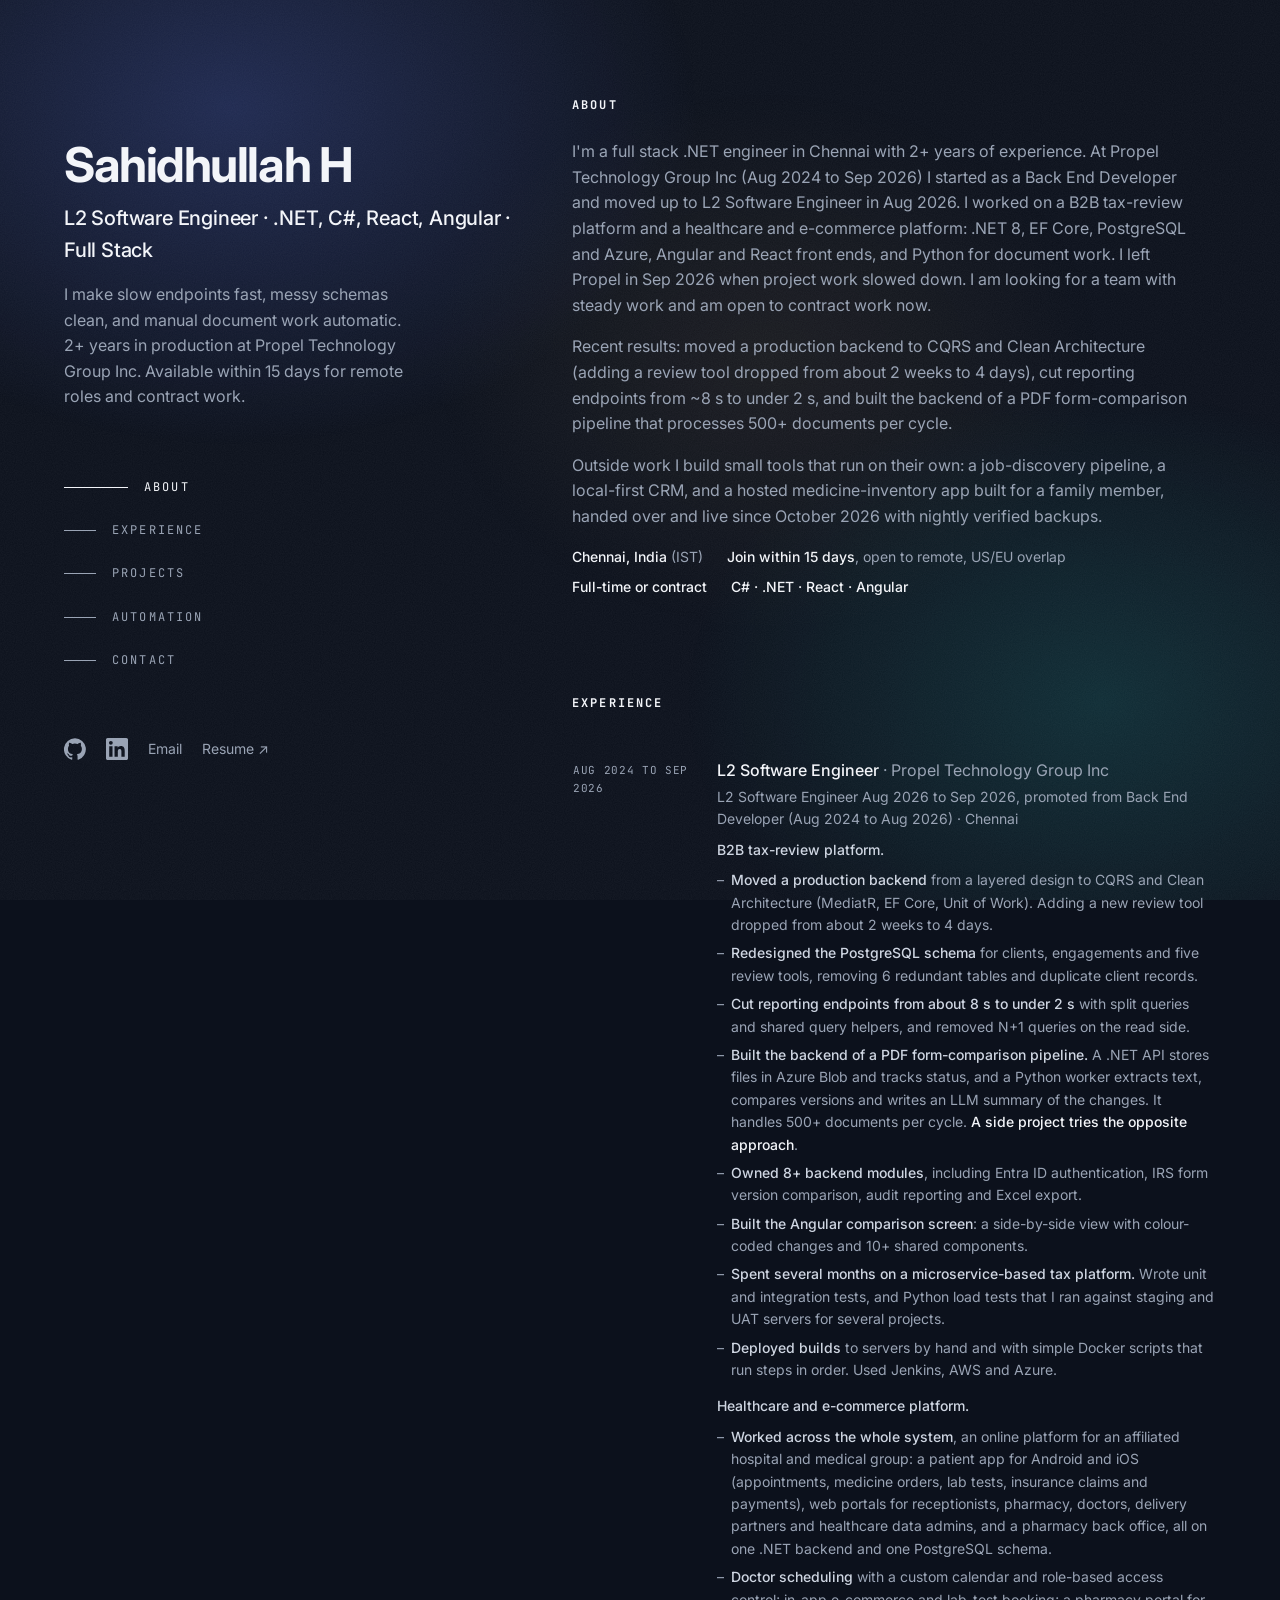
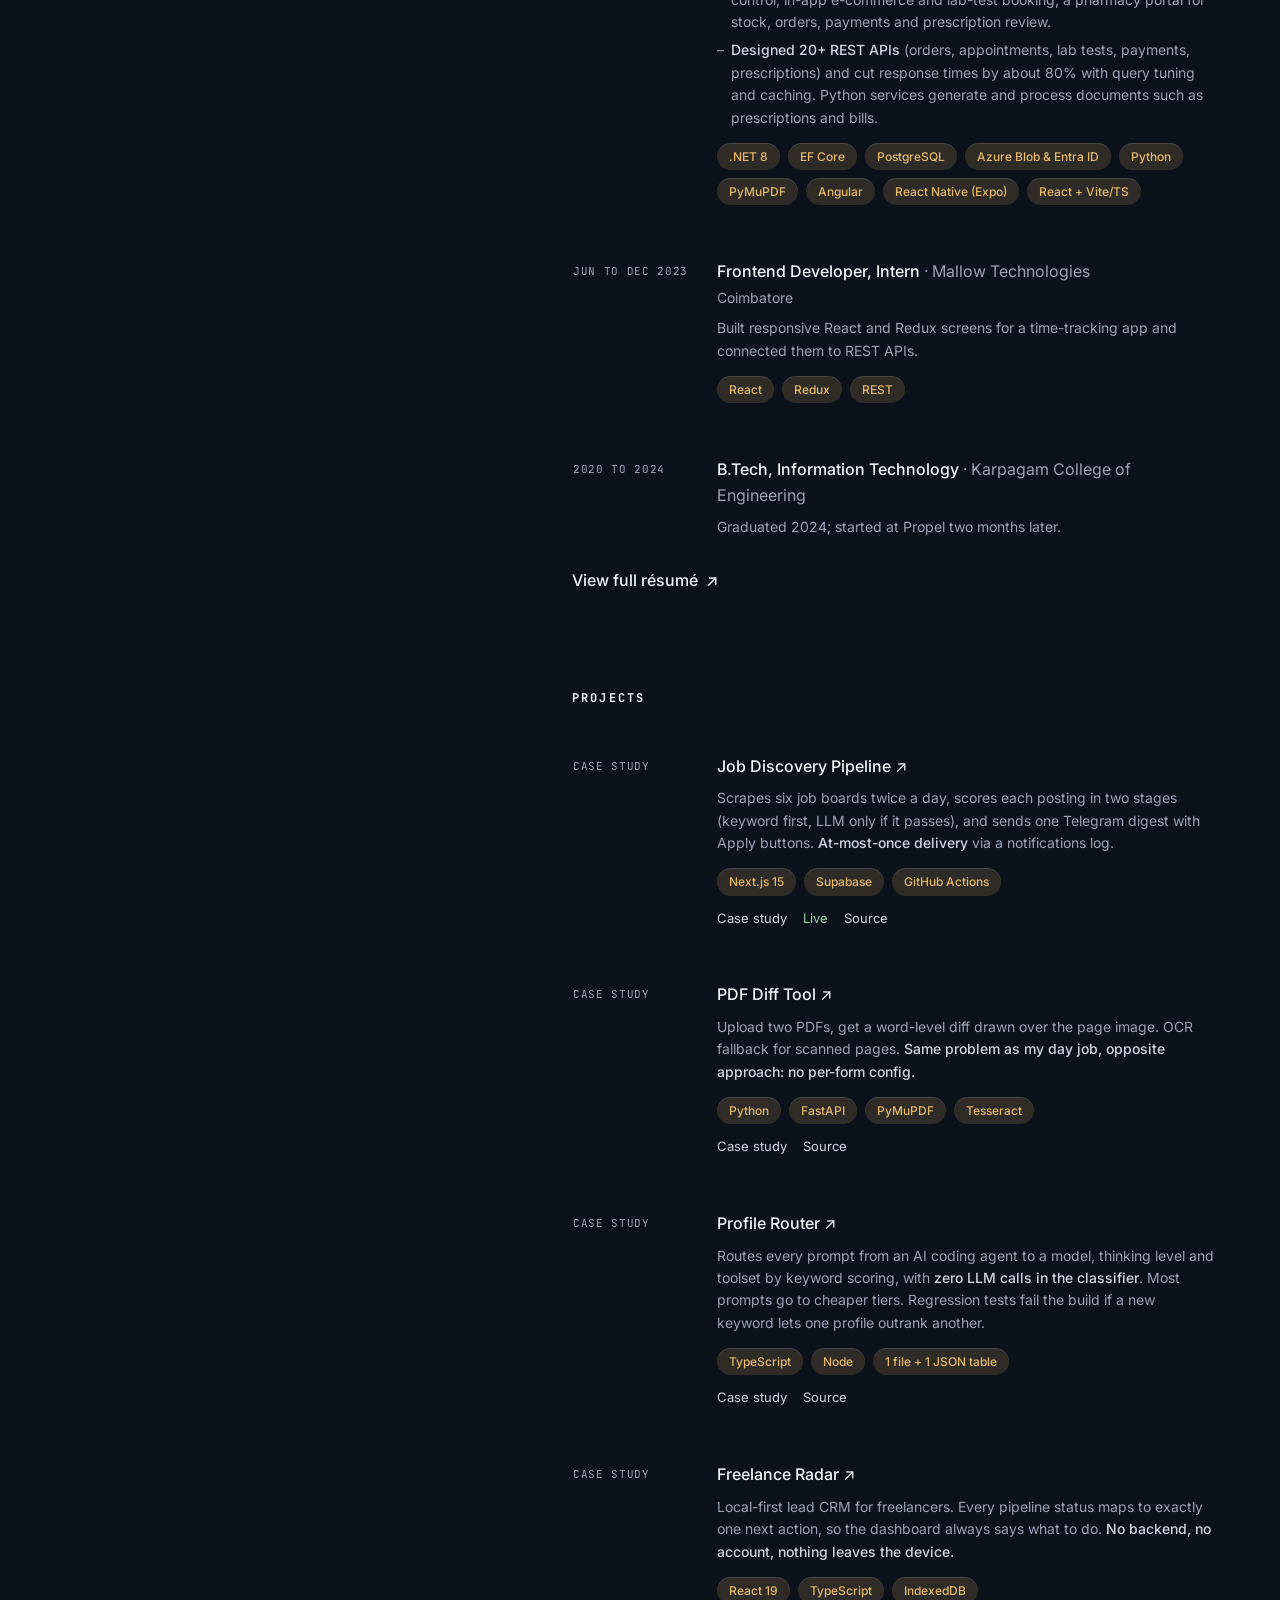
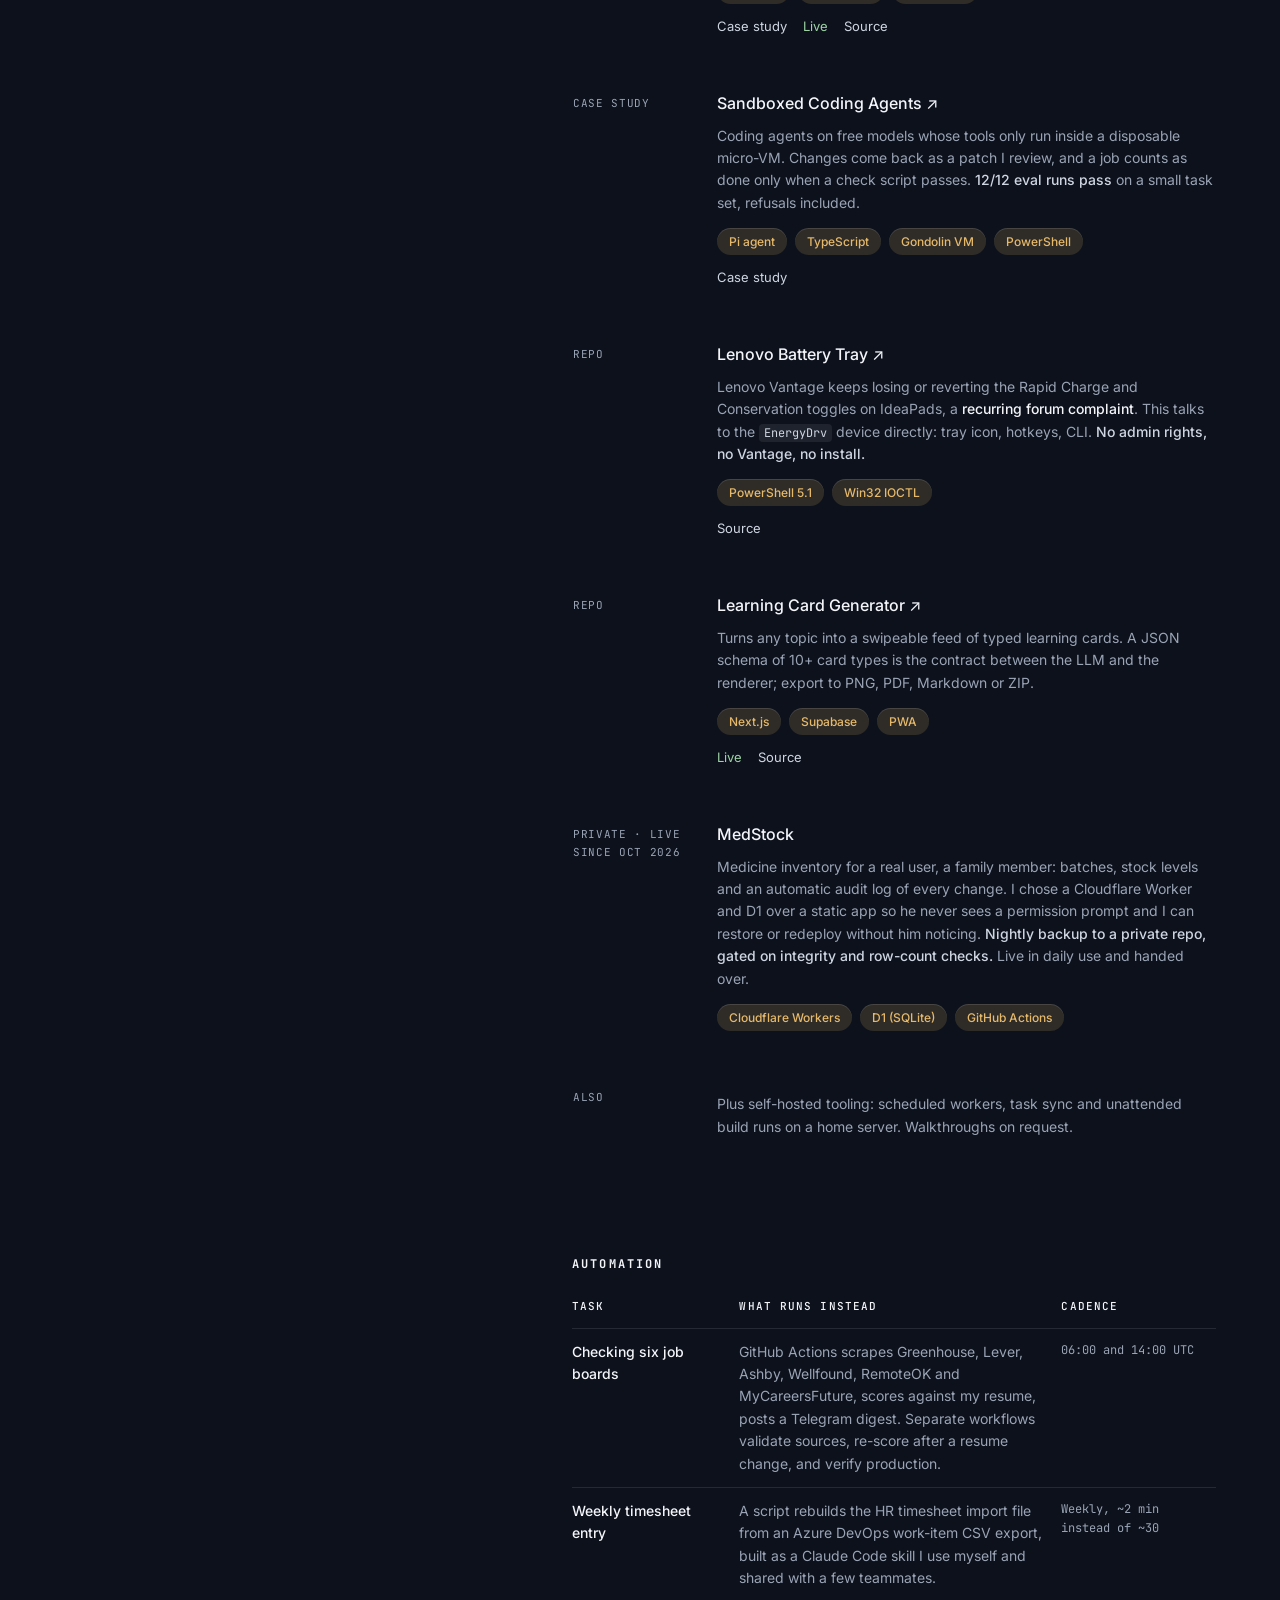
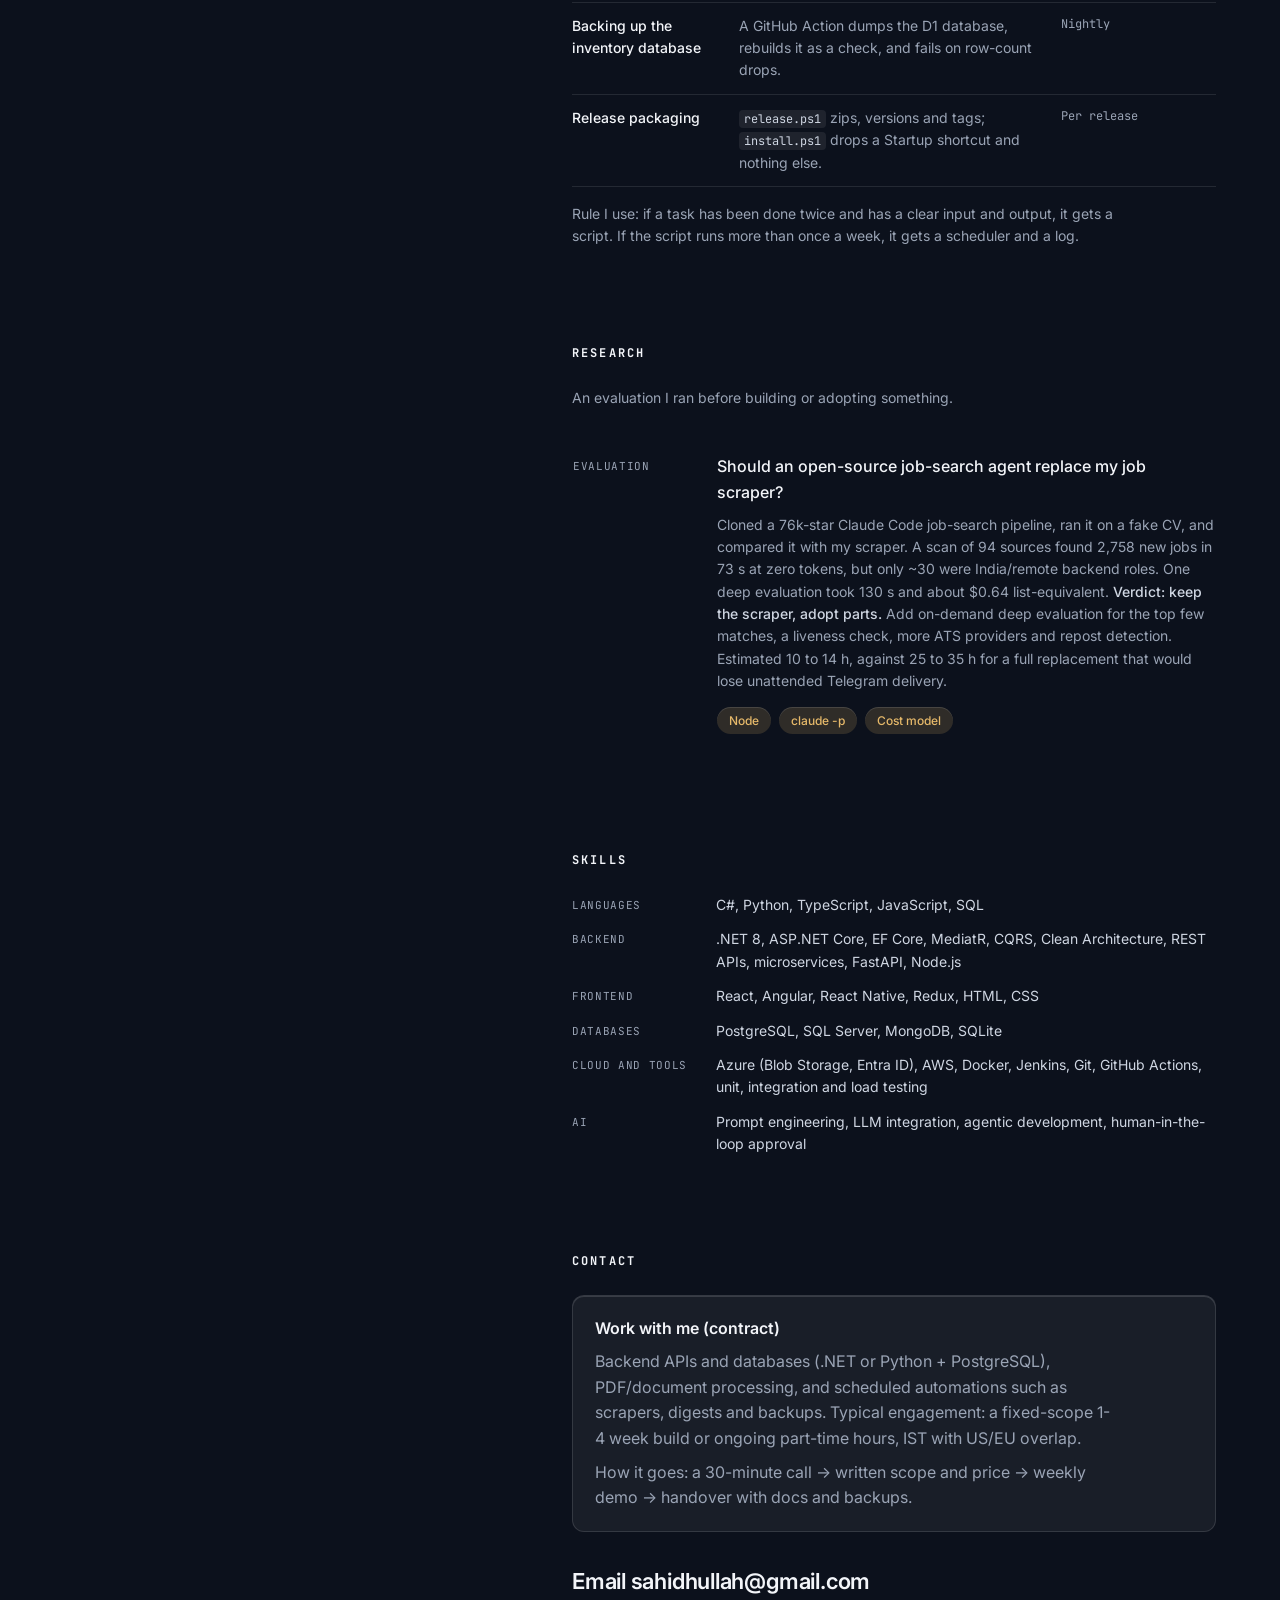
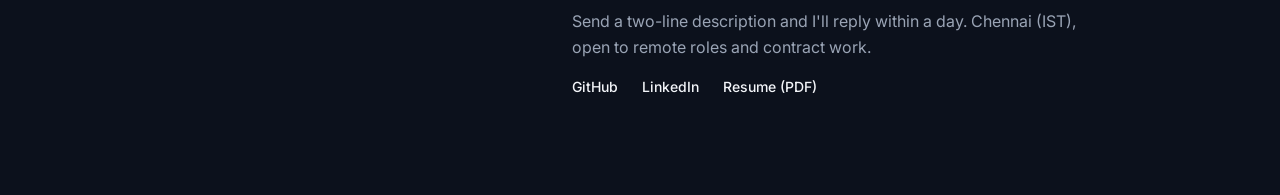
<file: index.html>
<!DOCTYPE html>
<html lang="en">
<head>
<meta charset="UTF-8">
<meta name="viewport" content="width=device-width, initial-scale=1.0">
<title>Sahidhullah H | L2 Software Engineer, Full Stack .NET</title>
<meta name="description" content="Full stack .NET engineer in Chennai (IST), open to remote. 2+ years on a B2B tax-review platform and a healthcare and e-commerce platform: C#, .NET 8, PostgreSQL, Azure, React and Angular. Case studies and contract work.">
<link rel="canonical" href="https://sahidhh.github.io/portfolio/">
<meta property="og:type" content="website">
<meta property="og:title" content="Sahidhullah H | L2 Software Engineer, Full Stack .NET">
<meta property="og:description" content="Full stack .NET engineer in Chennai (IST), open to remote. 2+ years on a B2B tax-review platform and a healthcare and e-commerce platform: C#, .NET 8, PostgreSQL, Azure, React and Angular. Case studies and contract work.">
<meta property="og:url" content="https://sahidhh.github.io/portfolio/">
<meta name="twitter:card" content="summary">
<meta name="theme-color" content="#0c111c">
<link rel="icon" href="data:image/svg+xml,<svg xmlns=%22http://www.w3.org/2000/svg%22 viewBox=%220 0 100 100%22><rect width=%22100%22 height=%22100%22 rx=%2222%22 fill=%22%230c111c%22/><text x=%2250%22 y=%2270%22 font-size=%2258%22 text-anchor=%22middle%22 fill=%22%23e6b96a%22 font-family=%22Inter,Segoe UI,sans-serif%22 font-weight=%22700%22>S</text></svg>">
<link rel="preconnect" href="https://fonts.googleapis.com">
<link rel="preconnect" href="https://fonts.gstatic.com" crossorigin>
<link href="https://fonts.googleapis.com/css2?family=Inter:wght@400;500;600;700&family=JetBrains+Mono:wght@400;500&display=swap" rel="stylesheet">
<link rel="stylesheet" href="styles.css">
<script type="application/ld+json">
{"@context":"https://schema.org","@type":"Person","name":"Sahidhullah H","jobTitle":"L2 Software Engineer","address":{"@type":"PostalAddress","addressLocality":"Chennai","addressCountry":"IN"},"email":"mailto:sahidhullah@gmail.com","url":"https://sahidhh.github.io/portfolio/","sameAs":["https://github.com/sahidhh","https://www.linkedin.com/in/sahidh-h/"],"knowsAbout":["C#",".NET","ASP.NET Core","PostgreSQL","Python","TypeScript","React","Angular","Azure","CQRS"]}
</script>
</head>
<body>
<div class="grain" aria-hidden="true"></div>
<a class="skip" href="#main">Skip to content</a>
<div class="shell">
  <header class="side">
    <h1><a href="index.html">Sahidhullah H</a></h1>
    <p class="role">L2 Software Engineer · .NET, C#, React, Angular · Full Stack</p>
    <p class="tag">I make slow endpoints fast, messy schemas clean, and manual document work automatic. 2+ years in production at Propel Technology Group Inc. Available within 15 days for remote roles and contract work.</p>
    <nav aria-label="Sections">
      <a href="#about" data-s="about">About</a>
      <a href="#experience" data-s="experience">Experience</a>
      <a href="#projects" data-s="projects">Projects</a>
      <a href="#automation" data-s="automation">Automation</a>
      <a href="#contact" data-s="contact">Contact</a>
    </nav>
    <div class="social">
      <a href="https://github.com/sahidhh" target="_blank" rel="noopener" aria-label="GitHub"><svg viewBox="0 0 24 24" aria-hidden="true"><path d="M12 .3a12 12 0 0 0-3.8 23.4c.6.1.8-.3.8-.6v-2c-3.3.7-4-1.6-4-1.6-.6-1.4-1.4-1.8-1.4-1.8-1.1-.7.1-.7.1-.7 1.2.1 1.8 1.2 1.8 1.2 1.1 1.8 2.8 1.3 3.5 1 .1-.8.4-1.3.8-1.6-2.7-.3-5.5-1.3-5.5-5.9 0-1.3.5-2.4 1.2-3.2-.1-.3-.5-1.5.1-3.2 0 0 1-.3 3.3 1.2a11.5 11.5 0 0 1 6 0c2.3-1.5 3.3-1.2 3.3-1.2.6 1.7.2 2.9.1 3.2.8.8 1.2 1.9 1.2 3.2 0 4.6-2.8 5.6-5.5 5.9.4.4.8 1.1.8 2.2v3.3c0 .3.2.7.8.6A12 12 0 0 0 12 .3"/></svg></a>
      <a href="https://www.linkedin.com/in/sahidh-h/" target="_blank" rel="noopener" aria-label="LinkedIn"><svg viewBox="0 0 24 24" aria-hidden="true"><path d="M20.4 20.5h-3.6v-5.6c0-1.3 0-3-1.8-3s-2.1 1.4-2.1 2.9v5.7H9.3V9h3.4v1.6c.5-.9 1.7-1.8 3.4-1.8 3.6 0 4.3 2.4 4.3 5.5v6.2zM5.3 7.4a2.1 2.1 0 1 1 0-4.2 2.1 2.1 0 0 1 0 4.2zM7.1 20.5H3.5V9h3.6v11.5zM22.2 0H1.8C.8 0 0 .8 0 1.7v20.6c0 .9.8 1.7 1.8 1.7h20.4c1 0 1.8-.8 1.8-1.7V1.7C24 .8 23.2 0 22.2 0z"/></svg></a>
      <a href="mailto:sahidhullah@gmail.com">Email</a>
      <a href="resume/Sahidhullah_H_Resume.pdf">Resume ↗</a>
    </div>
  </header>
  <main class="content" id="main">

    <section id="about" class="about">
      <h2 class="sticky">About</h2>
      <p>I'm a full stack .NET engineer in Chennai with 2+ years of experience. At Propel Technology Group Inc (Aug 2024 to Sep 2026) I started as a Back End Developer and moved up to L2 Software Engineer in Aug 2026. I worked on a B2B tax-review platform and a healthcare and e-commerce platform: .NET 8, EF Core, PostgreSQL and Azure, Angular and React front ends, and Python for document work. I left Propel in Sep 2026 when project work slowed down. I am looking for a team with steady work and am open to contract work now.</p>
      <p>Recent results: moved a production backend to CQRS and Clean Architecture (adding a review tool dropped from about 2 weeks to 4 days), cut reporting endpoints from ~8 s to under 2 s, and built the backend of a PDF form-comparison pipeline that processes 500+ documents per cycle.</p>
      <p>Outside work I build small tools that run on their own: a job-discovery pipeline, a local-first CRM, and a hosted medicine-inventory app built for a family member, handed over and live since October 2026 with nightly verified backups.</p>
      <div class="facts">
      <span><b>Chennai, India</b> (IST)</span>
      <span><b>Join within 15 days</b>, open to remote, US/EU overlap</span>
      <span><b>Full-time or contract</b></span>
      <span><b>C# · .NET · React · Angular</b></span>
    </div>
          </section>

    <section id="experience">
      <h2 class="sticky">Experience</h2>
      <div class="list">
<div class="item">
  <div class="when">Aug 2024 to Sep 2026</div>
  <div>
    <h3>L2 Software Engineer <span>· Propel Technology Group Inc</span></h3>
    <div class="sub">L2 Software Engineer Aug 2026 to Sep 2026, promoted from Back End Developer (Aug 2024 to Aug 2026) · Chennai</div>
    <p><b>B2B tax-review platform.</b></p>
    <ul class="pts">
          <li><strong>Moved a production backend</strong> from a layered design to CQRS and Clean Architecture (MediatR, EF Core, Unit of Work). Adding a new review tool dropped from about 2 weeks to 4 days.</li>
          <li><strong>Redesigned the PostgreSQL schema</strong> for clients, engagements and five review tools, removing 6 redundant tables and duplicate client records.</li>
          <li><strong>Cut reporting endpoints from about 8 s to under 2 s</strong> with split queries and shared query helpers, and removed N+1 queries on the read side.</li>
          <li><strong>Built the backend of a PDF form-comparison pipeline.</strong> A .NET API stores files in Azure Blob and tracks status, and a Python worker extracts text, compares versions and writes an LLM summary of the changes. It handles 500+ documents per cycle. <a href="projects/pdf-diff.html">A side project tries the opposite approach</a>.</li>
          <li><strong>Owned 8+ backend modules</strong>, including Entra ID authentication, IRS form version comparison, audit reporting and Excel export.</li>
          <li><strong>Built the Angular comparison screen</strong>: a side-by-side view with colour-coded changes and 10+ shared components.</li>
          <li><strong>Spent several months on a microservice-based tax platform.</strong> Wrote unit and integration tests, and Python load tests that I ran against staging and UAT servers for several projects.</li>
          <li><strong>Deployed builds</strong> to servers by hand and with simple Docker scripts that run steps in order. Used Jenkins, AWS and Azure.</li>
        </ul>
    <p style="margin-top:14px"><b>Healthcare and e-commerce platform.</b></p>
    <ul class="pts">
          <li><strong>Worked across the whole system</strong>, an online platform for an affiliated hospital and medical group: a patient app for Android and iOS (appointments, medicine orders, lab tests, insurance claims and payments), web portals for receptionists, pharmacy, doctors, delivery partners and healthcare data admins, and a pharmacy back office, all on one .NET backend and one PostgreSQL schema.</li>
          <li><strong>Doctor scheduling</strong> with a custom calendar and role-based access control; in-app e-commerce and lab-test booking; a pharmacy portal for stock, orders, payments and prescription review.</li>
          <li><strong>Designed 20+ REST APIs</strong> (orders, appointments, lab tests, payments, prescriptions) and cut response times by about 80% with query tuning and caching. Python services generate and process documents such as prescriptions and bills.</li>
        </ul>
    <ul class="tags"><li>.NET 8</li><li>EF Core</li><li>PostgreSQL</li><li>Azure Blob & Entra ID</li><li>Python</li><li>PyMuPDF</li><li>Angular</li><li>React Native (Expo)</li><li>React + Vite/TS</li></ul>
  </div>
</div>
<div class="item">
  <div class="when">Jun to Dec 2023</div>
  <div>
    <h3>Frontend Developer, Intern <span>· Mallow Technologies</span></h3>
    <div class="sub">Coimbatore</div>
    <p>Built responsive React and Redux screens for a time-tracking app and connected them to REST APIs.</p>
    <ul class="tags"><li>React</li><li>Redux</li><li>REST</li></ul>
  </div>
</div>
<div class="item">
  <div class="when">2020 to 2024</div>
  <div>
    <h3>B.Tech, Information Technology <span>· Karpagam College of Engineering</span></h3>
    <p>Graduated 2024; started at Propel two months later.</p>
  </div>
</div>
      </div>
      <a class="more" href="resume/Sahidhullah_H_Resume.pdf">View full résumé <span class="arr">↗</span></a>
    </section>

    <section id="projects">
      <h2 class="sticky">Projects</h2>
      <div class="list">
<div class="item">
  <div class="when">Case study</div>
  <div>
    <h3><a href="projects/job-pipeline.html">Job Discovery Pipeline <span class="arr">↗</span></a></h3>
    <p>Scrapes six job boards twice a day, scores each posting in two stages (keyword first, LLM only if it passes), and sends one Telegram digest with Apply buttons. <b>At-most-once delivery</b> via a notifications log.</p>
    <ul class="tags"><li>Next.js 15</li><li>Supabase</li><li>GitHub Actions</li></ul>
    <div class="links"><a href="projects/job-pipeline.html">Case study</a><a class="live" href="https://job-scraper-liart.vercel.app" target="_blank" rel="noopener">Live</a><a href="https://github.com/sahidhh/job-scraper" target="_blank" rel="noopener">Source</a></div>
  </div>
</div>
<div class="item">
  <div class="when">Case study</div>
  <div>
    <h3><a href="projects/pdf-diff.html">PDF Diff Tool <span class="arr">↗</span></a></h3>
    <p>Upload two PDFs, get a word-level diff drawn over the page image. OCR fallback for scanned pages. <b>Same problem as my day job, opposite approach: no per-form config.</b></p>
    <ul class="tags"><li>Python</li><li>FastAPI</li><li>PyMuPDF</li><li>Tesseract</li></ul>
    <div class="links"><a href="projects/pdf-diff.html">Case study</a><a href="https://github.com/sahidhh/pdf-diff-tool" target="_blank" rel="noopener">Source</a></div>
  </div>
</div>
<div class="item">
  <div class="when">Case study</div>
  <div>
    <h3><a href="projects/profile-router.html">Profile Router <span class="arr">↗</span></a></h3>
    <p>Routes every prompt from an AI coding agent to a model, thinking level and toolset by keyword scoring, with <b>zero LLM calls in the classifier</b>. Most prompts go to cheaper tiers. Regression tests fail the build if a new keyword lets one profile outrank another.</p>
    <ul class="tags"><li>TypeScript</li><li>Node</li><li>1 file + 1 JSON table</li></ul>
    <div class="links"><a href="projects/profile-router.html">Case study</a><a href="https://github.com/sahidhh/profile-router" target="_blank" rel="noopener">Source</a></div>
  </div>
</div>
<div class="item">
  <div class="when">Case study</div>
  <div>
    <h3><a href="projects/freelance-radar.html">Freelance Radar <span class="arr">↗</span></a></h3>
    <p>Local-first lead CRM for freelancers. Every pipeline status maps to exactly one next action, so the dashboard always says what to do. <b>No backend, no account, nothing leaves the device.</b></p>
    <ul class="tags"><li>React 19</li><li>TypeScript</li><li>IndexedDB</li></ul>
    <div class="links"><a href="projects/freelance-radar.html">Case study</a><a class="live" href="https://freelance-radar-five.vercel.app" target="_blank" rel="noopener">Live</a><a href="https://github.com/sahidhh/freelance-radar" target="_blank" rel="noopener">Source</a></div>
  </div>
</div>
<div class="item">
  <div class="when">Case study</div>
  <div>
    <h3><a href="projects/pi-agentic.html">Sandboxed Coding Agents <span class="arr">↗</span></a></h3>
    <p>Coding agents on free models whose tools only run inside a disposable micro-VM. Changes come back as a patch I review, and a job counts as done only when a check script passes. <b>12/12 eval runs pass</b> on a small task set, refusals included.</p>
    <ul class="tags"><li>Pi agent</li><li>TypeScript</li><li>Gondolin VM</li><li>PowerShell</li></ul>
    <div class="links"><a href="projects/pi-agentic.html">Case study</a></div>
  </div>
</div>
<div class="item">
  <div class="when">Repo</div>
  <div>
    <h3><a href="https://github.com/sahidhh/lenovo-battery-tray" target="_blank" rel="noopener">Lenovo Battery Tray <span class="arr">↗</span></a></h3>
    <p>Lenovo Vantage keeps losing or reverting the Rapid Charge and Conservation toggles on IdeaPads, a <a href="https://forums.lenovo.com/t5/Lenovo-IdeaPad-1xx-3xx-5xx-7xx-Edge-LaVie-Z-Flex-Laptops/Rapid-charge-automatically-turns-off/m-p/10040554" target="_blank" rel="noopener">recurring forum complaint</a>. This talks to the <code>EnergyDrv</code> device directly: tray icon, hotkeys, CLI. <b>No admin rights, no Vantage, no install.</b></p>
    <ul class="tags"><li>PowerShell 5.1</li><li>Win32 IOCTL</li></ul>
    <div class="links"><a href="https://github.com/sahidhh/lenovo-battery-tray" target="_blank" rel="noopener">Source</a></div>
  </div>
</div>
<div class="item">
  <div class="when">Repo</div>
  <div>
    <h3><a href="https://github.com/sahidhh/learning-card-generator" target="_blank" rel="noopener">Learning Card Generator <span class="arr">↗</span></a></h3>
    <p>Turns any topic into a swipeable feed of typed learning cards. A JSON schema of 10+ card types is the contract between the LLM and the renderer; export to PNG, PDF, Markdown or ZIP.</p>
    <ul class="tags"><li>Next.js</li><li>Supabase</li><li>PWA</li></ul>
    <div class="links"><a class="live" href="https://learning-card-generator.vercel.app" target="_blank" rel="noopener">Live</a><a href="https://github.com/sahidhh/learning-card-generator" target="_blank" rel="noopener">Source</a></div>
  </div>
</div>
<div class="item">
  <div class="when">Private · live since Oct 2026</div>
  <div>
    <h3>MedStock</h3>
    <p>Medicine inventory for a real user, a family member: batches, stock levels and an automatic audit log of every change. I chose a Cloudflare Worker and D1 over a static app so he never sees a permission prompt and I can restore or redeploy without him noticing. <b>Nightly backup to a private repo, gated on integrity and row-count checks.</b> Live in daily use and handed over.</p>
    <ul class="tags"><li>Cloudflare Workers</li><li>D1 (SQLite)</li><li>GitHub Actions</li></ul>
  </div>
</div>
<div class="item">
  <div class="when">Also</div>
  <div>
    <p>Plus self-hosted tooling: scheduled workers, task sync and unattended build runs on a home server. Walkthroughs on request.</p>
  </div>
</div>
      </div>
    </section>

    <section id="automation">
      <h2 class="sticky">Automation</h2>
      <div class="auto-scroll">
    <table class="auto">
      <tr><th>Task</th><th>What runs instead</th><th>Cadence</th></tr>
      <tr><td>Checking six job boards</td><td>GitHub Actions scrapes Greenhouse, Lever, Ashby, Wellfound, RemoteOK and MyCareersFuture, scores against my resume, posts a Telegram digest. Separate workflows validate sources, re-score after a resume change, and verify production.</td><td>06:00 and 14:00 UTC</td></tr>
      <tr><td>Weekly timesheet entry</td><td>A script rebuilds the HR timesheet import file from an Azure DevOps work-item CSV export, built as a Claude Code skill I use myself and shared with a few teammates.</td><td>Weekly, ~2 min instead of ~30</td></tr>
      <tr><td>Backing up the inventory database</td><td>A GitHub Action dumps the D1 database, rebuilds it as a check, and fails on row-count drops.</td><td>Nightly</td></tr>
      <tr><td>Release packaging</td><td><code>release.ps1</code> zips, versions and tags; <code>install.ps1</code> drops a Startup shortcut and nothing else.</td><td>Per release</td></tr>
    </table>
    </div>
    <p class="auto-note">Rule I use: if a task has been done twice and has a clear input and output, it gets a script. If the script runs more than once a week, it gets a scheduler and a log.</p>
    </section>

    <section id="research">
      <h2 class="sticky">Research</h2>
      <p class="auto-note" style="margin-top:0;margin-bottom:24px">An evaluation I ran before building or adopting something.</p>
      <div class="list">
<div class="item">
  <div class="when">Evaluation</div>
  <div>
    <h3>Should an open-source job-search agent replace my job scraper?</h3>
    <p>Cloned a 76k-star Claude Code job-search pipeline, ran it on a fake CV, and compared it with my scraper. A scan of 94 sources found 2,758 new jobs in 73 s at zero tokens, but only ~30 were India/remote backend roles. One deep evaluation took 130 s and about $0.64 list-equivalent. <b>Verdict: keep the scraper, adopt parts.</b> Add on-demand deep evaluation for the top few matches, a liveness check, more ATS providers and repost detection. Estimated 10 to 14 h, against 25 to 35 h for a full replacement that would lose unattended Telegram delivery.</p>
    <ul class="tags"><li>Node</li><li>claude -p</li><li>Cost model</li></ul>
  </div>
</div>
      </div>
    </section>

    <section id="skills">
      <h2 class="sticky">Skills</h2>
      <dl class="skills">
      <dt>Languages</dt><dd>C#, Python, TypeScript, JavaScript, SQL</dd>
      <dt>Backend</dt><dd>.NET 8, ASP.NET Core, EF Core, MediatR, CQRS, Clean Architecture, REST APIs, microservices, FastAPI, Node.js</dd>
      <dt>Frontend</dt><dd>React, Angular, React Native, Redux, HTML, CSS</dd>
      <dt>Databases</dt><dd>PostgreSQL, SQL Server, MongoDB, SQLite</dd>
      <dt>Cloud and tools</dt><dd>Azure (Blob Storage, Entra ID), AWS, Docker, Jenkins, Git, GitHub Actions, unit, integration and load testing</dd>
      <dt>AI</dt><dd>Prompt engineering, LLM integration, agentic development, human-in-the-loop approval</dd>
    </dl>
    </section>

    <section id="contact" class="contact">
      <h2 class="sticky">Contact</h2>
      <div class="offer">
        <h3>Work with me (contract)</h3>
        <p>Backend APIs and databases (.NET or Python + PostgreSQL), PDF/document processing, and scheduled automations such as scrapers, digests and backups. Typical engagement: a fixed-scope 1-4 week build or ongoing part-time hours, IST with US/EU overlap.</p>
        <p>How it goes: a 30-minute call → written scope and price → weekly demo → handover with docs and backups.</p>
      </div>
      <p class="big"><a href="mailto:sahidhullah@gmail.com?subject=Project%20enquiry">Email sahidhullah@gmail.com</a></p>
      <p style="margin-top:10px">Send a two-line description and I'll reply within a day. Chennai (IST), open to remote roles and contract work.</p>
      <ul>
        <li><a href="https://github.com/sahidhh" target="_blank" rel="noopener">GitHub</a></li>
        <li><a href="https://www.linkedin.com/in/sahidh-h/" target="_blank" rel="noopener">LinkedIn</a></li>
        <li><a href="resume/Sahidhullah_H_Resume.pdf">Resume (PDF)</a></li>
      </ul>
    </section>
  </main>
</div>
<script>
(function () {
  var links = document.querySelectorAll(".side nav a");
  var secs = Array.prototype.slice.call(document.querySelectorAll(".content > section"));
  function spy() {
    var line = window.scrollY + window.innerHeight * 0.35, cur = secs[0];
    secs.forEach(function (s) { if (s.offsetTop <= line) cur = s; });
    if (window.innerHeight + window.scrollY >= document.body.scrollHeight - 2) cur = secs[secs.length - 1];
    links.forEach(function (a) { a.classList.toggle("active", a.dataset.s === cur.id || (cur.id === "skills" && a.dataset.s === "automation")); });
  }
  window.addEventListener("scroll", spy, { passive: true }); window.addEventListener("resize", spy); spy();
})();
</script>
</body>
</html>
</file>
<file: styles.css>
:root {
  --bg: #0c111c; --bg-2: rgba(255,255,255,.045); --bg-3: rgba(255,255,255,.08);
  --fg: #9aa4b5; --fg-2: #cfd6e2; --hd: #f3f5f9;
  --accent: #e6b96a; --accent-dim: rgba(230,185,106,.16);
  --rule: rgba(255,255,255,.10);
  --del: #f2a1a1; --add: #9dd3a5; --mark: #e6b96a; --mark-ink: #0c111c;
  --glass: rgba(255,255,255,.055); --glass-hi: rgba(255,255,255,.14); --glass-edge: rgba(255,255,255,.12);
  --sans: "Inter", ui-sans-serif, system-ui, "Segoe UI", sans-serif;
  --mono: "JetBrains Mono", ui-monospace, Consolas, monospace;
  --r-s: 4px; --r: 8px;
}
/* single visual world: dark, on purpose */
* { box-sizing: border-box; }
html { scroll-behavior: smooth; }
body { margin: 0; background: var(--bg); color: var(--fg); font-family: var(--sans); font-size: 16px; line-height: 1.6; -webkit-font-smoothing: antialiased; }
a { color: inherit; text-decoration: none; }
p a, li a, .ask a, .cs-body a { color: var(--hd); font-weight: 500; }
p a:hover, li a:hover, .cs-body a:hover { color: var(--accent); }
:focus-visible { outline: 2px solid var(--accent); outline-offset: 3px; }
h1, h2, h3, h4, p, ul, ol, dl, dd, figure { margin: 0; }
ul { padding: 0; list-style: none; }
code { font-family: var(--mono); font-size: .85em; background: var(--bg-3); color: var(--fg-2); padding: 1px 5px; border-radius: var(--r-s); }
pre { font-family: var(--mono); font-size: 13px; line-height: 1.5; background: var(--glass); border: 1px solid var(--glass-edge); box-shadow: inset 0 1px 0 var(--glass-hi); border-radius: 12px; padding: 14px 16px; overflow-x: auto; margin: 0; }
mark { background: var(--accent-dim); color: var(--accent); padding: 0 .15em; border-radius: var(--r-s); }
[id] { scroll-margin-top: 96px; }
.skip { position: absolute; left: -9999px; top: 8px; background: var(--accent); color: var(--bg); padding: 8px 12px; border-radius: var(--r-s); z-index: 20; }
.skip:focus { left: 12px; }

/* ground: deep ink with two still colour blooms for the glass to refract, plus film grain. nothing moves */
body::after { content: ""; position: fixed; inset: 0; z-index: 0; pointer-events: none;
  background:
    radial-gradient(720px 520px at 18% 12%, rgba(88,112,220,.28), transparent 65%),
    radial-gradient(640px 480px at 86% 78%, rgba(36,150,150,.22), transparent 65%),
    radial-gradient(520px 420px at 60% 40%, rgba(230,185,106,.07), transparent 65%); }
.grain { pointer-events: none; position: fixed; inset: 0; z-index: 0; opacity: .05; background-image: url("data:image/svg+xml,%3Csvg xmlns='http://www.w3.org/2000/svg' width='180' height='180'%3E%3Cfilter id='n'%3E%3CfeTurbulence type='fractalNoise' baseFrequency='.9' numOctaves='2' stitchTiles='stitch'/%3E%3CfeColorMatrix values='0 0 0 0 1 0 0 0 0 1 0 0 0 0 1 0 0 0 1 0'/%3E%3C/filter%3E%3Crect width='100%25' height='100%25' filter='url(%23n)'/%3E%3C/svg%3E"); background-size: 180px 180px; }

/* liquid glass: translucent fill, backdrop blur + saturation, specular top edge, soft drop */
.glass { background: var(--glass); backdrop-filter: blur(22px) saturate(160%); -webkit-backdrop-filter: blur(22px) saturate(160%);
  border: 1px solid var(--glass-edge); box-shadow: inset 0 1px 0 var(--glass-hi), inset 0 -1px 0 rgba(0,0,0,.25), 0 12px 40px -16px rgba(0,0,0,.7); }

/* ---------- shell ---------- */
.shell { position: relative; z-index: 1; max-width: 1200px; margin: 0 auto; padding: 0 24px; display: grid; grid-template-columns: minmax(0, 5fr) minmax(0, 7fr); gap: 0 48px; }
.side { position: sticky; top: 0; height: 100vh; padding: 96px 0; display: flex; flex-direction: column; justify-content: center; }
.side h1 { font-size: clamp(36px, 4.5vw, 48px); font-weight: 700; letter-spacing: -.03em; color: var(--hd); line-height: 1.05; }
.side .role { margin-top: 12px; font-size: 20px; font-weight: 500; color: var(--hd); letter-spacing: -.01em; }
.side .tag { margin-top: 16px; max-width: 34ch; }
.side nav { margin-top: 56px; }
.side nav a { display: flex; align-items: center; gap: 16px; padding: 12px 0; font-family: var(--mono); font-size: 12px; letter-spacing: .18em; text-transform: uppercase; color: var(--fg); }
.side nav a::before { content: ""; width: 32px; height: 1px; background: var(--fg); transition: width .25s, background .25s; }
.side nav a:hover, .side nav a.active { color: var(--hd); }
.side nav a:hover::before, .side nav a.active::before { width: 64px; background: var(--hd); }
.side .social { margin-top: 56px; display: flex; gap: 20px; align-items: center; }
.side .social a { color: var(--fg); font-size: 14px; display: inline-flex; align-items: center; gap: 6px; }
.side .social a:hover { color: var(--accent); }
.side .social svg { width: 22px; height: 22px; fill: currentColor; }
.content { padding: 96px 0 0; min-width: 0; overflow-wrap: anywhere; }
.content > section { padding-bottom: 96px; }
.content > section > h2 { font-family: var(--mono); font-size: 12px; letter-spacing: .18em; text-transform: uppercase; color: var(--hd); margin-bottom: 24px; }

/* about */
.about p { max-width: 62ch; margin-bottom: 16px; }
.about p b { color: var(--hd); font-weight: 500; }
.facts { display: flex; flex-wrap: wrap; gap: 8px 24px; font-size: 14px; margin: 8px 0 0; }
.facts b { color: var(--hd); font-weight: 500; }

/* experience + project rows: the Chiang row */
.list { display: grid; gap: 12px; }
.list:hover .item:not(:hover) { opacity: .5; }
.item { display: grid; grid-template-columns: 120px 1fr; gap: 8px 24px; padding: 20px 24px; margin: 0 -24px; border-radius: 16px; border: 1px solid transparent; transition: background .25s, opacity .25s, box-shadow .25s, border-color .25s; position: relative; }
.item:hover { background: var(--glass); backdrop-filter: blur(22px) saturate(160%); -webkit-backdrop-filter: blur(22px) saturate(160%); border-color: var(--glass-edge); box-shadow: inset 0 1px 0 var(--glass-hi), 0 12px 40px -16px rgba(0,0,0,.7); }
.item .when { font-family: var(--mono); font-size: 11px; letter-spacing: .06em; text-transform: uppercase; color: var(--fg); padding-top: 4px; }
.item h3 { font-size: 16px; font-weight: 500; color: var(--hd); }
.item h3 a::after { content: ""; position: absolute; inset: 0; }
.item h3 span { color: var(--fg); font-weight: 400; }
.item h3 .arr { display: inline-block; transition: transform .2s; color: var(--hd); }
.item:hover h3 .arr { transform: translate(3px, -3px); }
.item:hover h3 a { color: var(--accent); }
.item .sub { font-size: 14px; color: var(--fg); margin-top: 2px; }
.item p { font-size: 14px; margin-top: 8px; max-width: 62ch; }
.item p b { color: var(--fg-2); font-weight: 500; }
.item ul.pts { margin-top: 8px; display: grid; gap: 6px; font-size: 14px; }
.item ul.pts li { padding-left: 14px; position: relative; }
.item ul.pts li::before { content: "–"; position: absolute; left: 0; }
.item ul.pts strong { color: var(--fg-2); font-weight: 500; }
.tags { display: flex; flex-wrap: wrap; gap: 8px; margin-top: 14px; }
.tags li { font-size: 12px; font-weight: 500; color: var(--accent); background: var(--accent-dim); padding: 4px 12px; border-radius: 999px; box-shadow: inset 0 1px 0 rgba(255,255,255,.12); }
.item .links { display: flex; gap: 16px; margin-top: 12px; font-size: 13px; position: relative; z-index: 1; }
.item .links a { color: var(--fg-2); }
.item .links a:hover { color: var(--accent); }
.item .links .live { color: var(--add); }
.more { display: inline-flex; align-items: center; gap: 8px; margin-top: 8px; font-weight: 500; color: var(--hd); }
.more:hover { color: var(--accent); }

/* automation table */
.auto-scroll { overflow-x: auto; }
.auto { width: 100%; border-collapse: collapse; font-size: 14px; }
.auto th { text-align: left; font-family: var(--mono); font-size: 11px; letter-spacing: .1em; text-transform: uppercase; color: var(--hd); font-weight: 500; padding: 0 16px 12px 0; border-bottom: 1px solid var(--rule); }
.auto td { padding: 12px 16px 12px 0; border-bottom: 1px solid var(--rule); vertical-align: top; }
.auto td:first-child { color: var(--hd); font-weight: 500; width: 26%; }
.auto td:last-child { width: 24%; font-family: var(--mono); font-size: 12px; }
.auto-note { margin-top: 16px; font-size: 14px; max-width: 62ch; }

/* skills */
.skills { display: grid; grid-template-columns: 120px 1fr; gap: 12px 24px; font-size: 14px; }
.skills dt { font-family: var(--mono); font-size: 11px; letter-spacing: .06em; text-transform: uppercase; padding-top: 3px; }
.skills dd { color: var(--fg-2); }

/* contact */
.contact p { max-width: 52ch; }
.contact .big a { font-size: 22px; font-weight: 600; color: var(--hd); letter-spacing: -.01em; }
.contact .big a:hover { color: var(--accent); }
.contact ul { display: flex; flex-wrap: wrap; gap: 8px 24px; margin-top: 16px; font-size: 14px; }
.offer { margin-bottom: 32px; padding: 20px 22px; border: 1px solid var(--glass-edge); border-radius: 12px; background: var(--glass); box-shadow: inset 0 1px 0 var(--glass-hi); }
.offer h3 { font-size: 16px; font-weight: 600; color: var(--hd); margin-bottom: 8px; }
.offer p + p { margin-top: 8px; }
.foot { font-size: 14px; max-width: 52ch; padding-top: 24px; }

/* ---------- case study pages (single column) ---------- */
.cs { position: relative; z-index: 1; max-width: 760px; margin: 0 auto; padding: 96px 24px; }
.crumb a { font-family: var(--mono); font-size: 12px; letter-spacing: .1em; text-transform: uppercase; color: var(--accent); }
.cs-head { margin-top: 24px; }
.cs-head h1 { font-size: clamp(30px, 4.6vw, 42px); font-weight: 700; letter-spacing: -.025em; line-height: 1.12; color: var(--hd); text-wrap: balance; }
.cs-head .sub { margin-top: 16px; font-size: 18px; max-width: 58ch; }
.meta { margin-top: 24px; display: grid; grid-template-columns: repeat(auto-fit, minmax(200px, 1fr)); gap: 10px 24px; font-size: 14px; padding: 16px 0; border-block: 1px solid var(--rule); }
.meta b { color: var(--hd); font-weight: 500; display: block; font-family: var(--mono); font-size: 11px; letter-spacing: .1em; text-transform: uppercase; margin-bottom: 2px; }
.meta a { display: inline-block; margin-right: 14px; color: var(--accent); }
.cs-body { margin-top: 48px; }
.cs-body > h2 { font-family: var(--mono); font-size: 12px; letter-spacing: .18em; text-transform: uppercase; color: var(--hd); margin-bottom: 16px; }
.cs-body > div { display: grid; gap: 14px; max-width: 66ch; }
.cs-body > div.wide { max-width: none; }
.cs-body p b { color: var(--fg-2); font-weight: 500; }
.decisions { display: grid; gap: 14px; }
.decisions li { padding-left: 18px; position: relative; }
.decisions li::before { content: "–"; position: absolute; left: 0; }
.decisions b { color: var(--hd); font-weight: 500; }
.results { display: grid; grid-template-columns: repeat(auto-fit, minmax(160px, 1fr)); gap: 0 32px; border-top: 1px solid var(--rule); }
.results div { padding-block: 14px; border-bottom: 1px solid var(--rule); }
.results b { display: block; font-size: 26px; font-weight: 600; letter-spacing: -.02em; color: var(--accent); font-variant-numeric: tabular-nums; }
.results span { font-size: 13.5px; }
.mermaid { background: var(--glass); border: 1px solid var(--glass-edge); box-shadow: inset 0 1px 0 var(--glass-hi); border-radius: 12px; padding: 12px; overflow-x: auto; }
.ask { margin-top: 48px; padding-top: 24px; border-top: 1px solid var(--rule); max-width: 60ch; }
.next { margin-top: 24px; display: flex; justify-content: space-between; gap: 16px; font-size: 14px; flex-wrap: wrap; }
.next a { color: var(--hd); font-weight: 500; }
.next a:hover { color: var(--accent); }
.next small { display: block; color: var(--fg); font-weight: 400; }
.shots { display: grid; grid-template-columns: repeat(auto-fit, minmax(240px, 1fr)); gap: 16px; }
.ui { border: 1px solid var(--glass-edge); border-radius: 12px; overflow: hidden; background: var(--glass); box-shadow: inset 0 1px 0 var(--glass-hi); font-size: 12.5px; line-height: 1.45; }
.ui-bar { display: flex; align-items: center; gap: 8px; padding: 7px 10px; background: var(--bg-3); border-bottom: 1px solid var(--rule); font-size: 12px; }
.ui-bar i { width: 8px; height: 8px; border-radius: 50%; background: var(--rule); display: inline-block; }
.ui-bar span { margin-left: 4px; }
.ui-body { padding: 12px; }
.ui-cap { margin-top: 8px; font-size: 13px; }
.ui-cap b { color: var(--fg-2); font-weight: 500; }
.tiles { display: grid; grid-template-columns: repeat(3, 1fr); gap: 8px; margin-bottom: 10px; }
.tile { border: 1px solid var(--rule); border-radius: var(--r-s); padding: 8px 10px; }
.tile small { display: block; font-size: 12px; }
.tile b { font-size: 18px; font-weight: 600; color: var(--hd); }
.ui-list { display: grid; }
.ui-list > div { display: flex; justify-content: space-between; gap: 10px; padding: 6px 0; border-top: 1px solid var(--rule); }
.ui-list > div:first-child { border-top: 0; }
.ui-list em { font-style: normal; white-space: nowrap; }
.chip { display: inline-block; padding: 0 6px; border-radius: 999px; font-size: 12px; font-weight: 500; border: 1px solid var(--rule); white-space: nowrap; }
.chip.hi { background: var(--accent-dim); color: var(--accent); border-color: transparent; }
.chip.ok { color: var(--add); border-color: var(--add); }
.chip.no { color: var(--del); border-color: var(--del); }
.term { font-family: var(--mono); font-size: 12px; line-height: 1.6; padding: 12px; white-space: pre; overflow-x: auto; color: var(--fg-2); }
.term .p { color: var(--fg); }
.term .y { background: var(--accent-dim); color: var(--accent); padding: 0 4px; }
.kan { display: grid; grid-template-columns: repeat(4, 1fr); gap: 8px; }
.kan > div { background: var(--bg-3); border-radius: var(--r-s); padding: 8px; min-height: 90px; }
.kan .kh { display: block; margin: 0 0 6px; font-size: 12px; }
.kan p { background: var(--bg-2); border: 1px solid var(--rule); border-radius: var(--r-s); padding: 5px 7px; font-size: 12px; margin-bottom: 6px; color: var(--fg-2); }
.kan p small { display: block; font-size: 12px; color: var(--fg); }
.bars { display: grid; gap: 6px; }
.bars > div { display: grid; grid-template-columns: 110px 1fr 52px; gap: 8px; align-items: center; }
.bars i { display: block; height: 8px; background: var(--fg); border-radius: var(--r-s); }
.bars i.gap { background: var(--del); }
.bars em { font-style: normal; font-variant-numeric: tabular-nums; text-align: right; font-size: 12px; white-space: nowrap; }
.pages { display: grid; grid-template-columns: 1fr 1fr; gap: 10px; }
.page { position: relative; aspect-ratio: 8.5/11; background: #f8fafc; border: 1px solid var(--rule); padding: 10% 9%; display: grid; gap: 5%; align-content: start; }
.page i { display: block; height: 3px; background: #cbd5e1; border-radius: var(--r-s); }
.page i.w7 { width: 70%; } .page i.w9 { width: 92%; } .page i.w5 { width: 50%; } .page i.w8 { width: 84%; }
.page b { position: absolute; border: 1.5px solid #c2410c; background: rgba(194,65,12,.15); border-radius: var(--r-s); }
.page b.ins { border-color: #4d7c0f; background: rgba(224,180,101,.55); }
.page small { position: absolute; top: 4px; right: 6px; font-size: 10.5px; color: #64748b; }
.tg { max-width: 300px; background: var(--bg-3); border-radius: 10px 10px 10px var(--r-s); padding: 10px 12px; font-size: 12.5px; color: var(--fg-2); }
.tg b { font-weight: 600; color: var(--hd); }
.tg .btns { display: flex; gap: 6px; margin-top: 8px; flex-wrap: wrap; }
.tg .btns span { border: 1px solid var(--fg); border-radius: var(--r-s); padding: 2px 8px; font-size: 11px; }
.dialog { border: 1px solid var(--rule); border-radius: var(--r); padding: 12px 14px; max-width: 360px; background: var(--bg-3); }
.dialog b { display: block; font-weight: 600; color: var(--hd); margin-bottom: 4px; }
.dialog p { font-size: 12.5px; }
.dialog .btns { display: flex; gap: 8px; margin-top: 10px; justify-content: flex-end; }
.dialog .btns span { border: 1px solid var(--rule); border-radius: var(--r-s); padding: 3px 10px; font-size: 12px; }
.dialog .btns span.pri { background: var(--accent); color: var(--bg); border-color: var(--accent); }
.demo { border: 1px solid var(--glass-edge); border-radius: 12px; overflow: hidden; background: var(--glass); box-shadow: inset 0 1px 0 var(--glass-hi); }
.demo-head { display: grid; grid-template-columns: 1fr 1fr; font-family: var(--mono); font-size: 12px; background: var(--bg-3); border-bottom: 1px solid var(--rule); }
.demo-head span { padding: 8px 14px; }
.demo-head span + span { border-left: 1px solid var(--rule); }
.demo-body { display: grid; grid-template-columns: 1fr 1fr; font-family: var(--mono); font-size: 13px; line-height: 1.75; color: var(--fg-2); }
.demo-body div { padding: 12px 14px; }
.demo-body div + div { border-left: 1px solid var(--rule); }
.demo del { color: var(--del); text-decoration: line-through; text-decoration-thickness: 1.5px; }
.demo ins { text-decoration: none; background: var(--accent-dim); color: var(--accent); padding: 0 3px; border-radius: var(--r-s); }
.demo .dim { color: var(--fg); }

@media (max-width: 1024px) {
  .shell { grid-template-columns: 1fr; gap: 0; }
  .side { position: static; height: auto; padding: 64px 0 32px; justify-content: flex-start; }
  .side nav { margin-top: 32px; display: flex; flex-wrap: wrap; gap: 4px 24px; }
  .side nav a { padding: 8px 0; }
  .side nav a::before { width: 16px; }
  .side nav a:hover::before, .side nav a.active::before { width: 28px; }
  .side .social { margin-top: 24px; }
  .content { padding-top: 0; }
  .content > section { padding-bottom: 72px; }
  .content > section > h2.sticky { position: sticky; top: 0; z-index: 2; margin: 0 -24px 16px; padding: 16px 24px; background: rgba(12,17,28,.55); backdrop-filter: blur(22px) saturate(160%); -webkit-backdrop-filter: blur(22px) saturate(160%); border-bottom: 1px solid var(--glass-edge); box-shadow: inset 0 -1px 0 rgba(255,255,255,.04); }
}
@media (max-width: 680px) {
  .item { grid-template-columns: 1fr; gap: 4px; padding: 16px 24px; margin: 0 -24px; }
  .list:hover .item:not(:hover) { opacity: 1; }
  .auto tr { display: block; padding-block: 12px; border-bottom: 1px solid var(--rule); }
  .auto tr:first-child { display: none; }
  .auto td { display: block; width: auto !important; padding: 2px 0; border: 0; }
  .skills, .meta { grid-template-columns: 1fr; }
  .tiles, .kan, .demo-head, .demo-body { grid-template-columns: 1fr; }
  .demo-body div + div, .demo-head span + span { border-left: 0; border-top: 1px solid var(--rule); }
}
</file>
